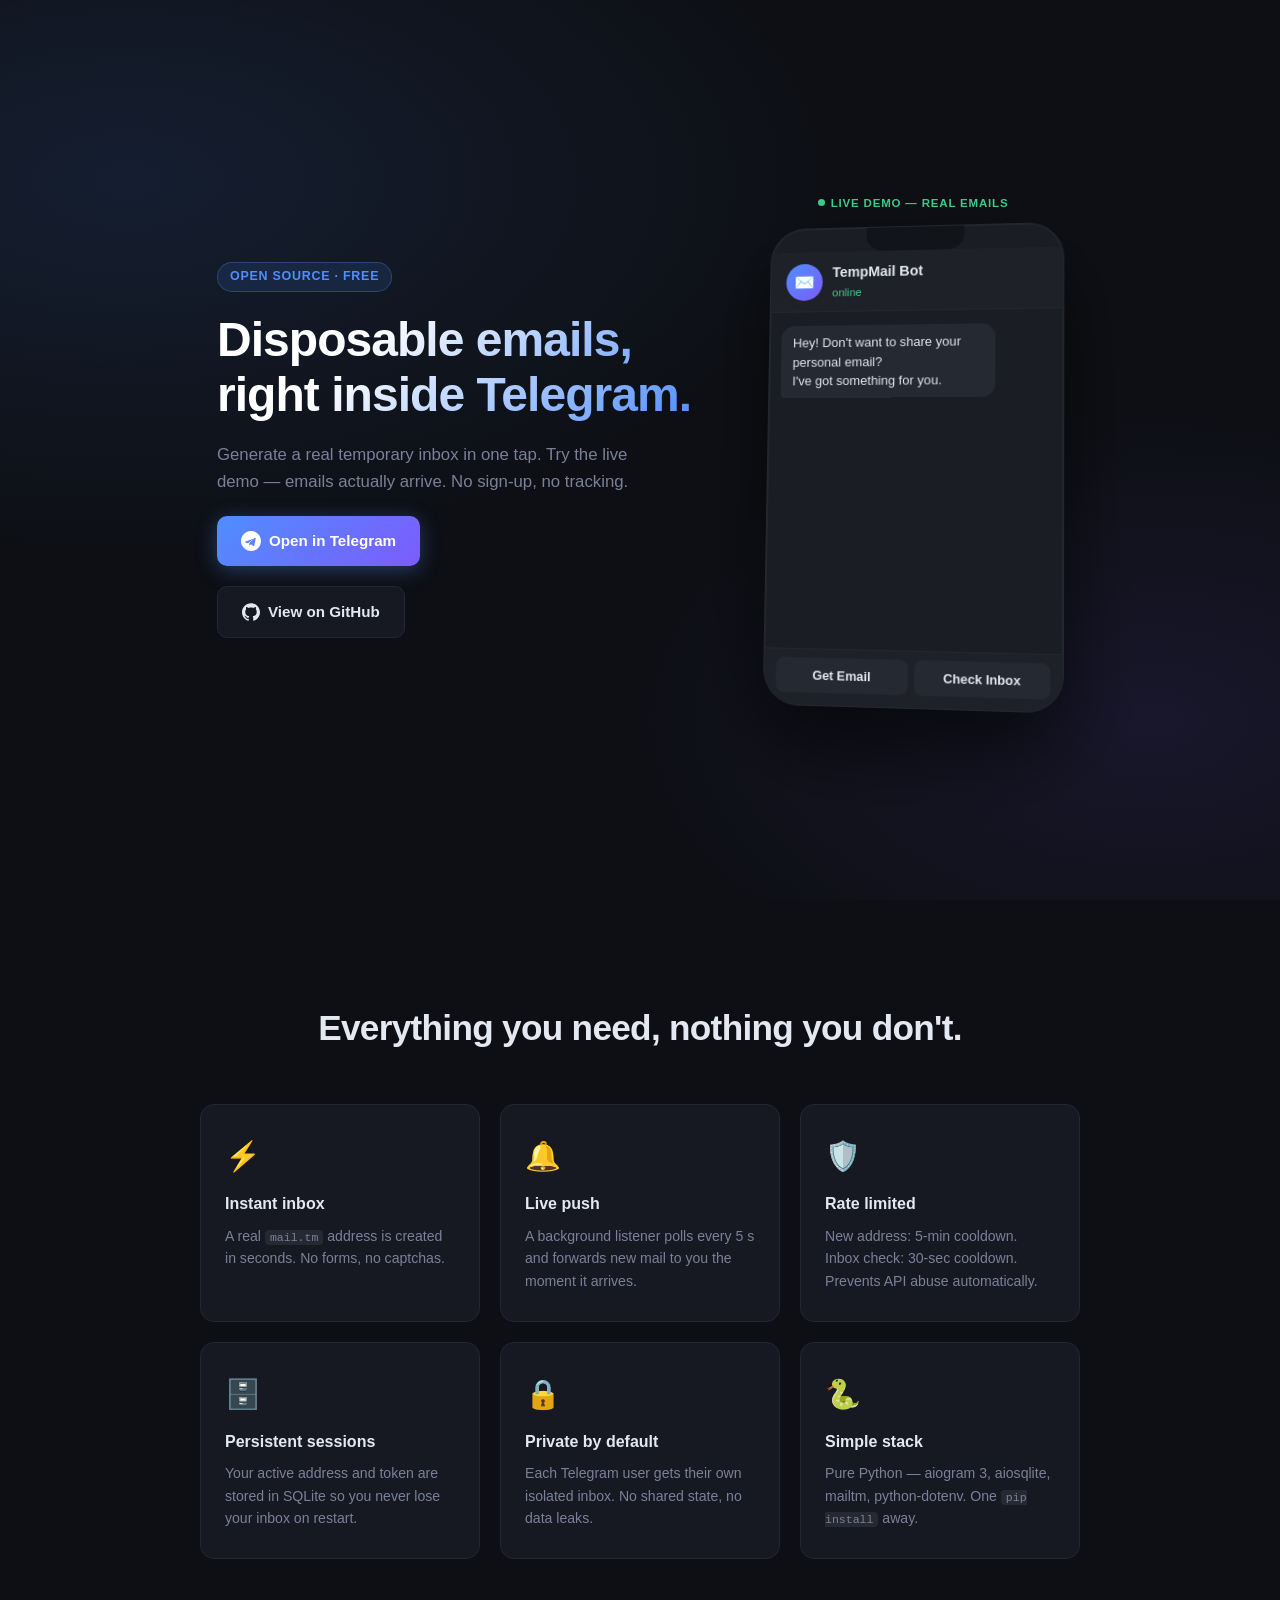
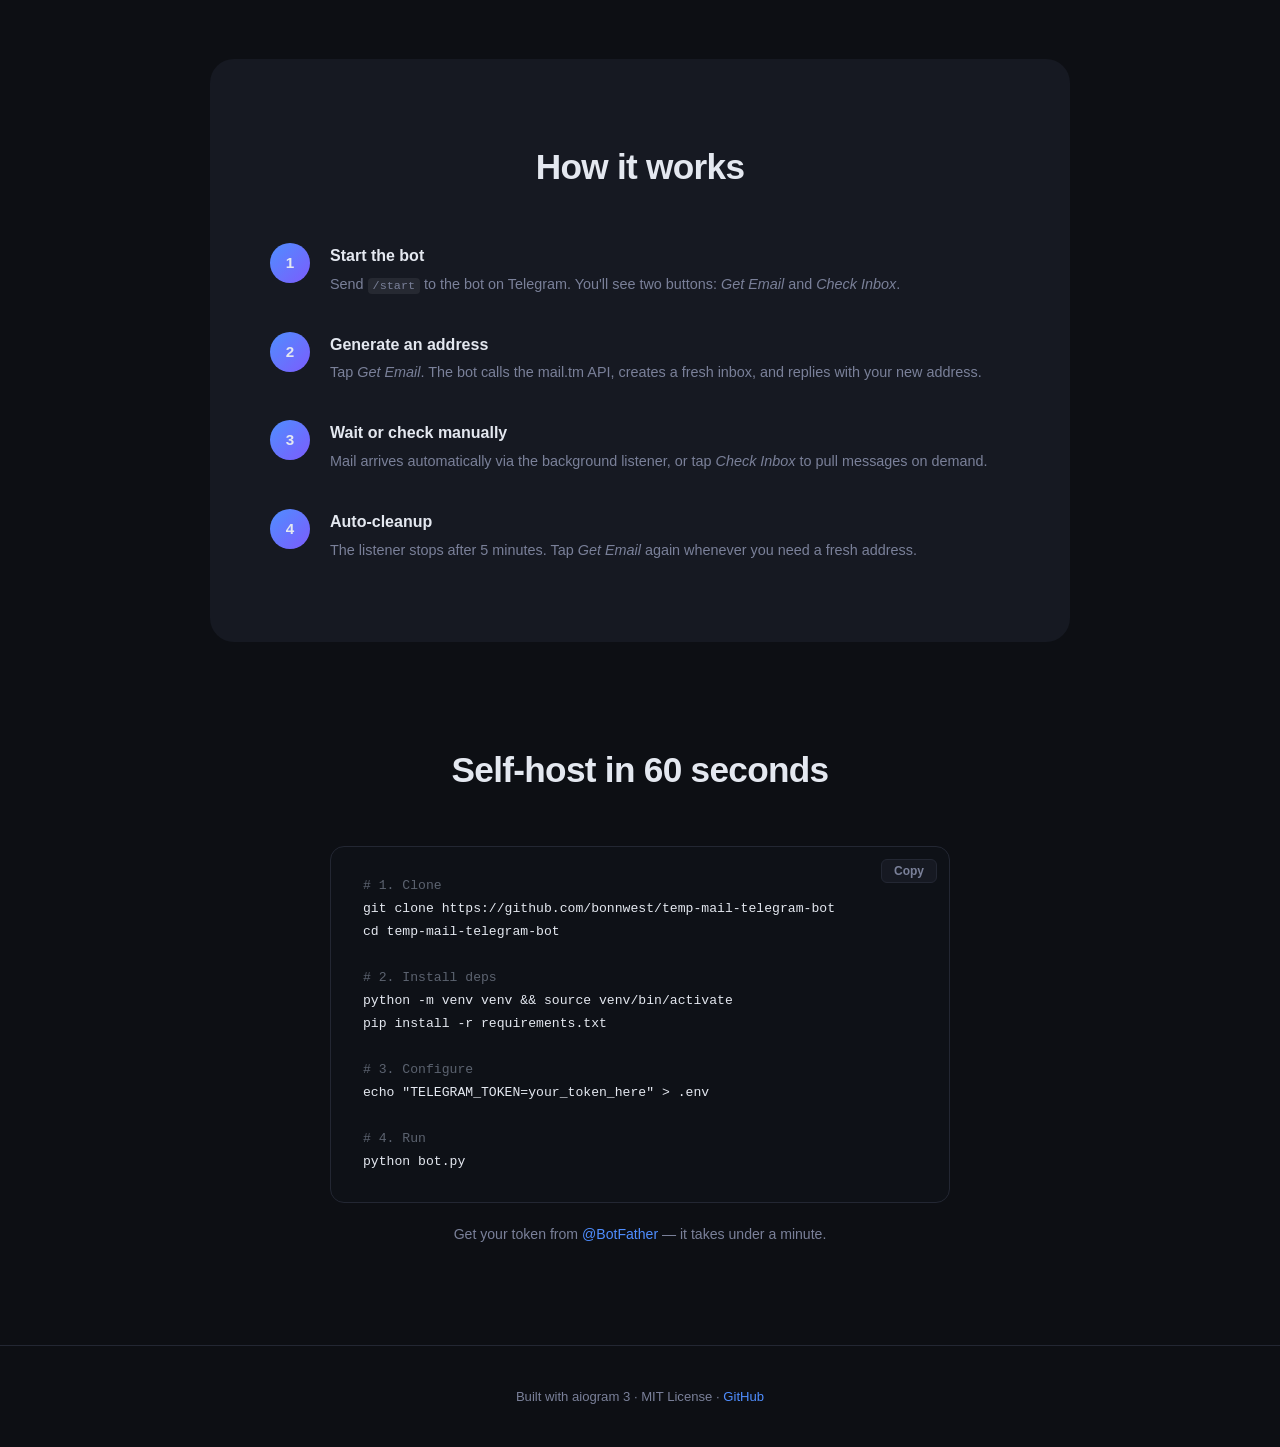
<file: index.html>
<!DOCTYPE html>
<html>
<head>
  <meta charset="utf-8">
  <meta http-equiv="refresh" content="0; url=web/">
  <link rel="canonical" href="web/">
  <script>window.location.replace("web/");</script>
</head>
<body></body>
</html>
</file>
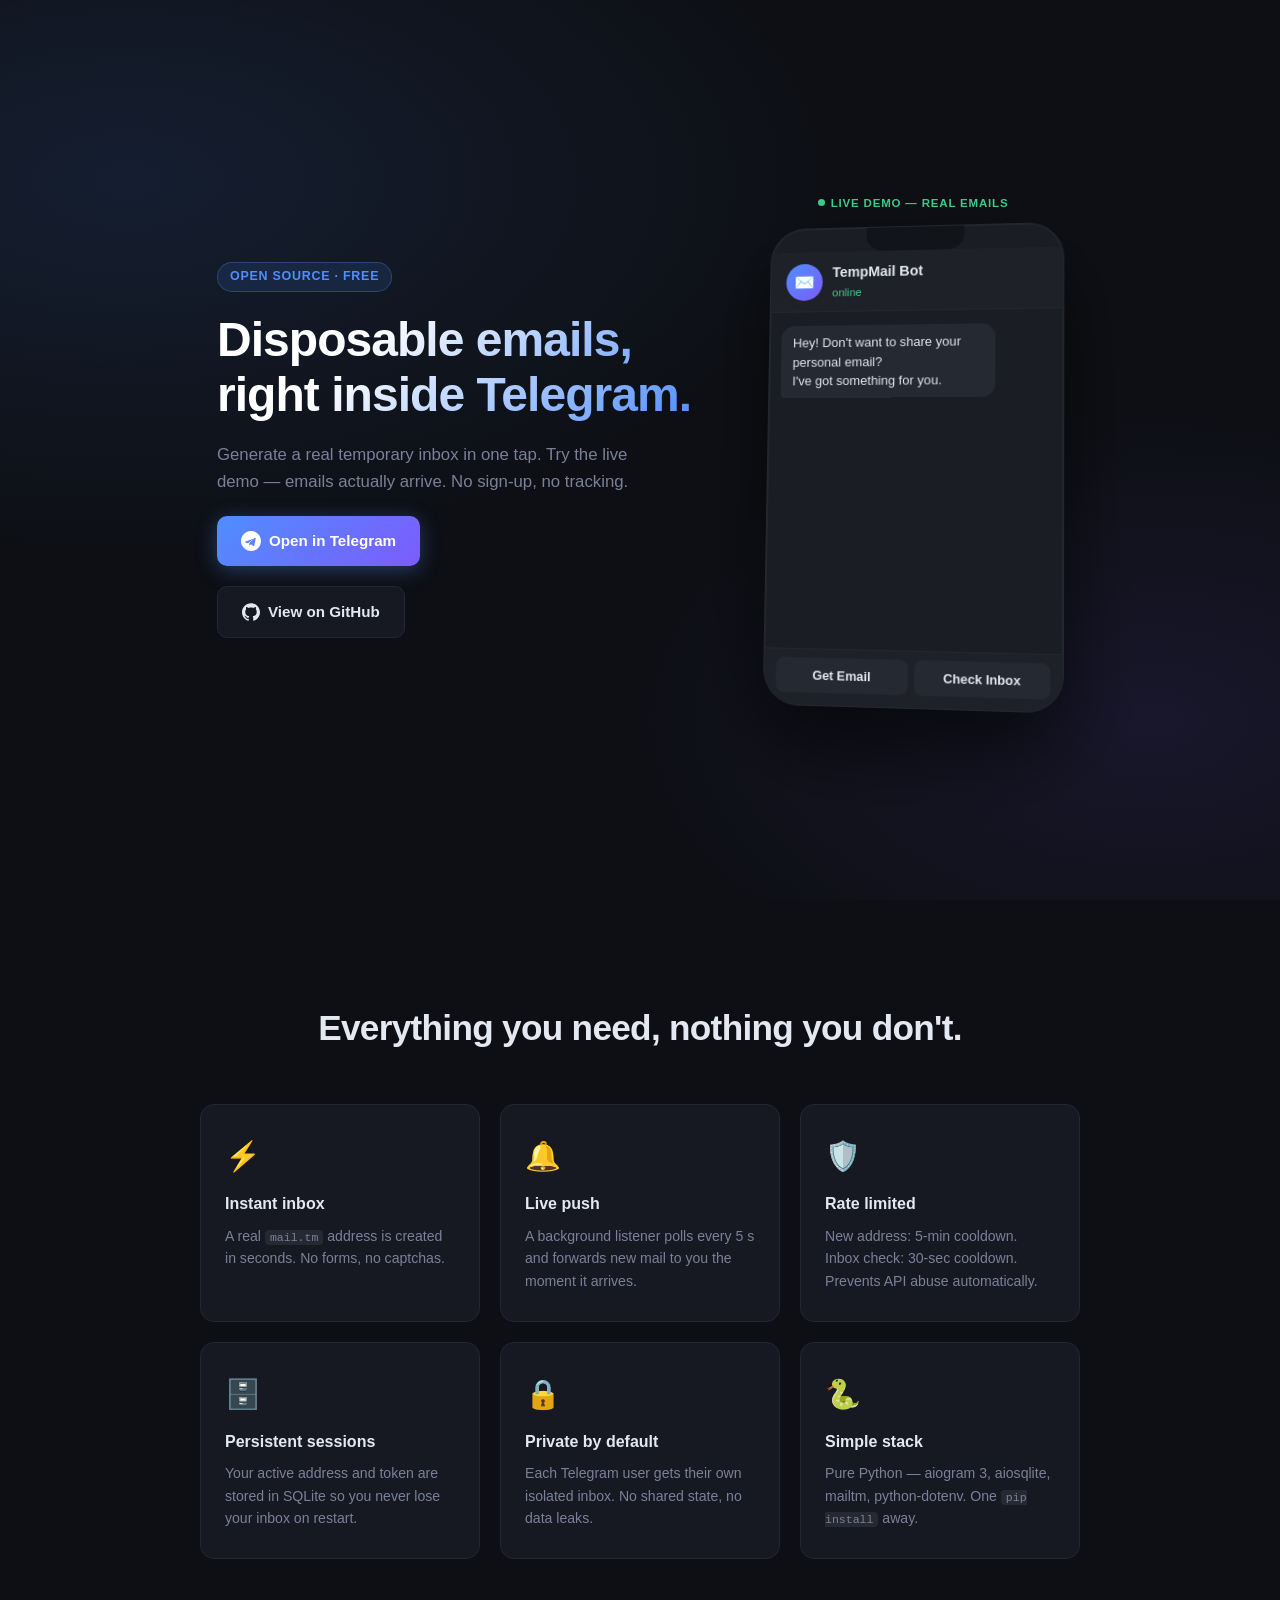
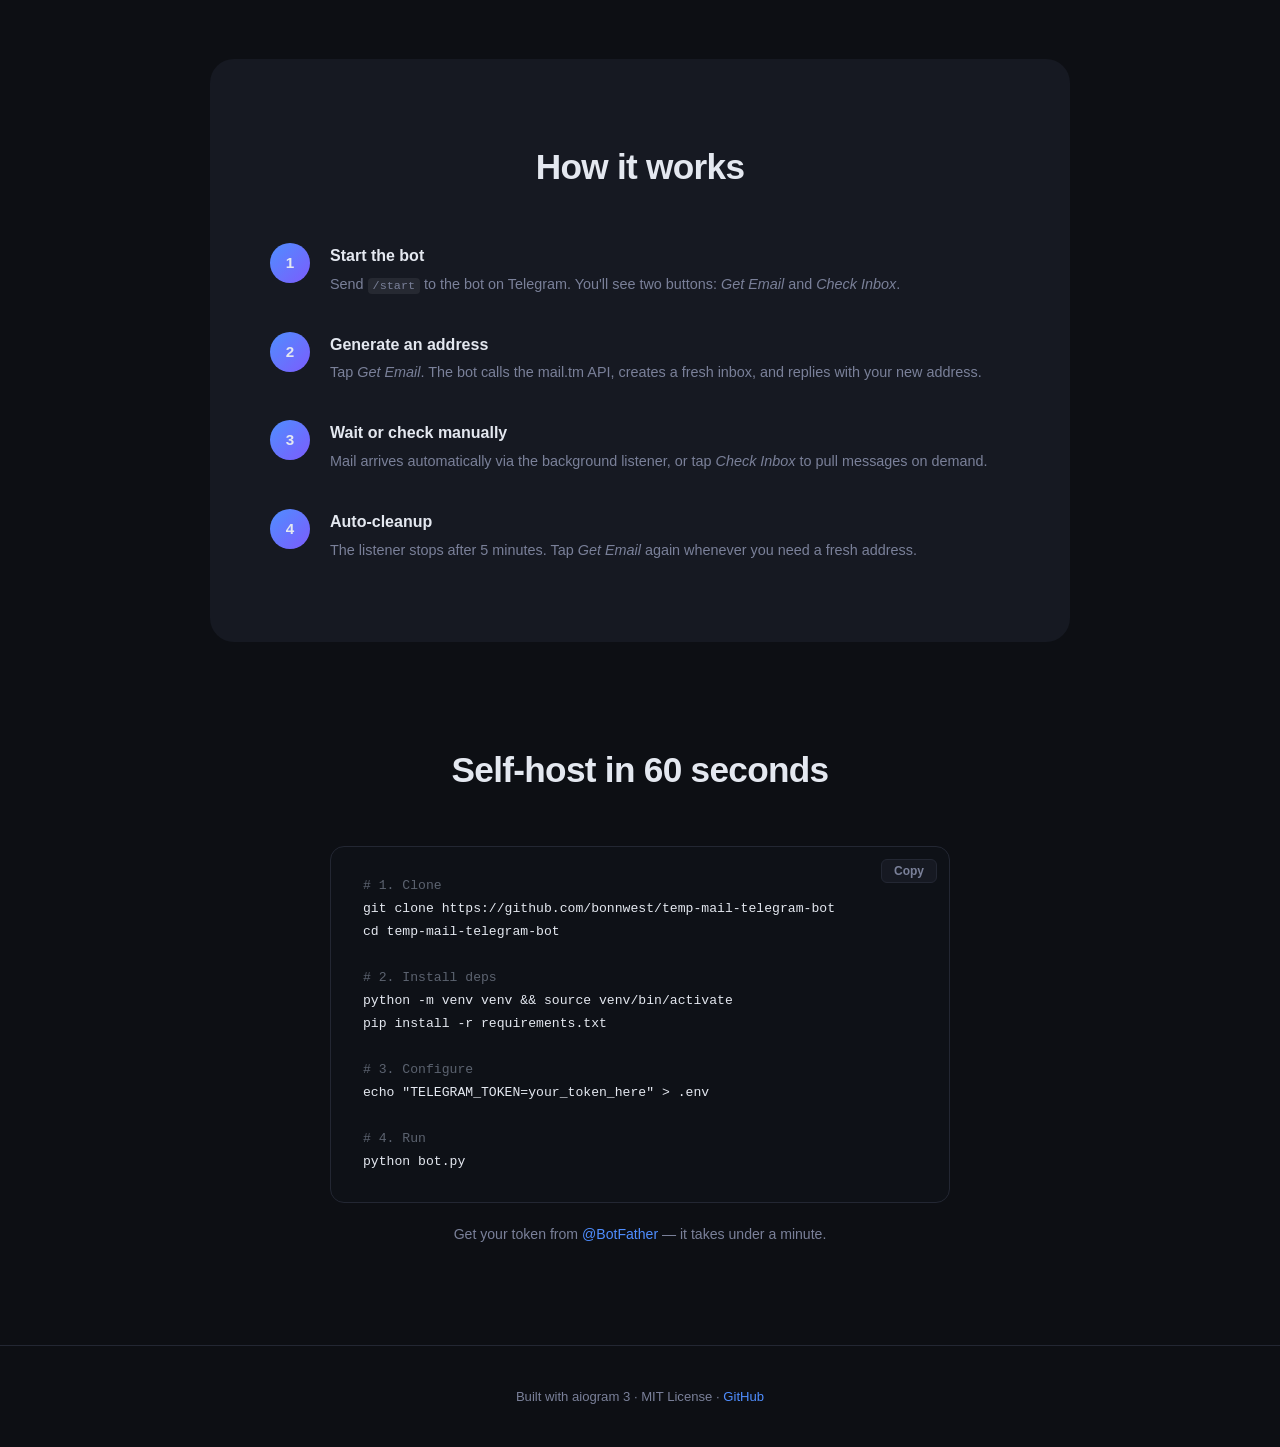
<file: web/index.html>
<!DOCTYPE html>
<html lang="en">
<head>
  <meta charset="UTF-8" />
  <meta name="viewport" content="width=device-width, initial-scale=1.0" />
  <title>TempMail Bot — Disposable Emails on Telegram</title>
  <link rel="stylesheet" href="style.css" />
</head>
<body>

  <!-- HERO -->
  <header class="hero">
    <div class="hero-inner">
      <div class="badge">Open Source · Free</div>
      <h1>Disposable emails,<br/>right inside Telegram.</h1>
      <p class="sub">Generate a real temporary inbox in one tap. Try the live demo — emails actually arrive. No sign-up, no tracking.</p>
      <a class="btn-primary" href="https://t.me/anonybox_bot" target="_blank" rel="noopener">
        <svg width="20" height="20" viewBox="0 0 24 24" fill="currentColor"><path d="M12 0C5.373 0 0 5.373 0 12s5.373 12 12 12 12-5.373 12-12S18.627 0 12 0zm5.894 8.221-1.97 9.28c-.145.658-.537.818-1.084.508l-3-2.21-1.447 1.394c-.16.16-.295.295-.605.295l.213-3.053 5.56-5.023c.242-.213-.054-.333-.373-.12L8.32 14.617l-2.96-.924c-.643-.204-.657-.643.136-.953l11.57-4.461c.537-.194 1.006.131.828.942z"/></svg>
        Open in Telegram
      </a>
      <a class="btn-secondary" href="https://github.com/bonnwest/temp-mail-telegram-bot" target="_blank" rel="noopener">
        <svg width="18" height="18" viewBox="0 0 24 24" fill="currentColor"><path d="M12 .297c-6.63 0-12 5.373-12 12 0 5.303 3.438 9.8 8.205 11.385.6.113.82-.258.82-.577 0-.285-.01-1.04-.015-2.04-3.338.724-4.042-1.61-4.042-1.61C4.422 18.07 3.633 17.7 3.633 17.7c-1.087-.744.084-.729.084-.729 1.205.084 1.838 1.236 1.838 1.236 1.07 1.835 2.809 1.305 3.495.998.108-.776.417-1.305.76-1.605-2.665-.3-5.466-1.332-5.466-5.93 0-1.31.465-2.38 1.235-3.22-.135-.303-.54-1.523.105-3.176 0 0 1.005-.322 3.3 1.23.96-.267 1.98-.399 3-.405 1.02.006 2.04.138 3 .405 2.28-1.552 3.285-1.23 3.285-1.23.645 1.653.24 2.873.12 3.176.765.84 1.23 1.91 1.23 3.22 0 4.61-2.805 5.625-5.475 5.92.42.36.81 1.096.81 2.22 0 1.606-.015 2.896-.015 3.286 0 .315.21.69.825.57C20.565 22.092 24 17.592 24 12.297c0-6.627-5.373-12-12-12"/></svg>
        View on GitHub
      </a>
    </div>

    <!-- PHONE MOCKUP -->
    <div class="phone-wrap">
      <div class="demo-label"><span class="live-dot"></span> Live Demo — real emails</div>
      <div class="phone">
        <div class="phone-notch"></div>
        <div class="chat-header">
          <div class="chat-avatar">✉️</div>
          <div>
            <div class="chat-name">TempMail Bot</div>
            <div class="chat-status" id="chatStatus">online</div>
          </div>
        </div>
        <div class="chat-body" id="chatBody"></div>
        <div class="chat-keyboard">
          <button class="kb-btn" id="kbGet">Get Email</button>
          <button class="kb-btn" id="kbCheck">Check Inbox</button>
        </div>
      </div>
    </div>
  </header>

  <!-- FEATURES -->
  <section class="features">
    <h2>Everything you need, nothing you don't.</h2>
    <div class="feature-grid">
      <div class="feature-card">
        <div class="feat-icon">⚡</div>
        <h3>Instant inbox</h3>
        <p>A real <code>mail.tm</code> address is created in seconds. No forms, no captchas.</p>
      </div>
      <div class="feature-card">
        <div class="feat-icon">🔔</div>
        <h3>Live push</h3>
        <p>A background listener polls every 5 s and forwards new mail to you the moment it arrives.</p>
      </div>
      <div class="feature-card">
        <div class="feat-icon">🛡️</div>
        <h3>Rate limited</h3>
        <p>New address: 5-min cooldown. Inbox check: 30-sec cooldown. Prevents API abuse automatically.</p>
      </div>
      <div class="feature-card">
        <div class="feat-icon">🗄️</div>
        <h3>Persistent sessions</h3>
        <p>Your active address and token are stored in SQLite so you never lose your inbox on restart.</p>
      </div>
      <div class="feature-card">
        <div class="feat-icon">🔒</div>
        <h3>Private by default</h3>
        <p>Each Telegram user gets their own isolated inbox. No shared state, no data leaks.</p>
      </div>
      <div class="feature-card">
        <div class="feat-icon">🐍</div>
        <h3>Simple stack</h3>
        <p>Pure Python — aiogram 3, aiosqlite, mailtm, python-dotenv. One <code>pip install</code> away.</p>
      </div>
    </div>
  </section>

  <!-- HOW IT WORKS -->
  <section class="how">
    <h2>How it works</h2>
    <ol class="steps">
      <li>
        <span class="step-num">1</span>
        <div>
          <strong>Start the bot</strong>
          <p>Send <code>/start</code> to the bot on Telegram. You'll see two buttons: <em>Get Email</em> and <em>Check Inbox</em>.</p>
        </div>
      </li>
      <li>
        <span class="step-num">2</span>
        <div>
          <strong>Generate an address</strong>
          <p>Tap <em>Get Email</em>. The bot calls the mail.tm API, creates a fresh inbox, and replies with your new address.</p>
        </div>
      </li>
      <li>
        <span class="step-num">3</span>
        <div>
          <strong>Wait or check manually</strong>
          <p>Mail arrives automatically via the background listener, or tap <em>Check Inbox</em> to pull messages on demand.</p>
        </div>
      </li>
      <li>
        <span class="step-num">4</span>
        <div>
          <strong>Auto-cleanup</strong>
          <p>The listener stops after 5 minutes. Tap <em>Get Email</em> again whenever you need a fresh address.</p>
        </div>
      </li>
    </ol>
  </section>

  <!-- SELF HOSTING -->
  <section class="selfhost">
    <h2>Self-host in 60 seconds</h2>
    <div class="code-block">
      <pre><code><span class="cm"># 1. Clone</span>
git clone https://github.com/bonnwest/temp-mail-telegram-bot
cd temp-mail-telegram-bot

<span class="cm"># 2. Install deps</span>
python -m venv venv &amp;&amp; source venv/bin/activate
pip install -r requirements.txt

<span class="cm"># 3. Configure</span>
echo "TELEGRAM_TOKEN=your_token_here" &gt; .env

<span class="cm"># 4. Run</span>
python bot.py</code></pre>
      <button class="copy-btn" onclick="copyCode(this)">Copy</button>
    </div>
    <p class="selfhost-note">Get your token from <a href="https://t.me/BotFather" target="_blank" rel="noopener">@BotFather</a> — it takes under a minute.</p>
  </section>

  <!-- FOOTER -->
  <footer>
    <p>Built with aiogram 3 · MIT License · <a href="https://github.com/bonnwest/temp-mail-telegram-bot" target="_blank" rel="noopener">GitHub</a></p>
  </footer>

  <script src="script.js"></script>
</body>
</html>
</file>
<file: web/style.css>
/* ─── reset & base ─── */
*, *::before, *::after { box-sizing: border-box; margin: 0; padding: 0; }

:root {
  --bg:       #0d0f14;
  --surface:  #161922;
  --border:   #232733;
  --accent:   #4f8eff;
  --accent2:  #7c5cfc;
  --text:     #e4e8f0;
  --muted:    #7a8099;
  --green:    #3ecf8e;
  --radius:   14px;
  --phone-w:  300px;
}

html { scroll-behavior: smooth; }

body {
  font-family: -apple-system, BlinkMacSystemFont, "Segoe UI", sans-serif;
  background: var(--bg);
  color: var(--text);
  line-height: 1.6;
  overflow-x: hidden;
}

/* ─── hero ─── */
.hero {
  min-height: 100vh;
  display: flex;
  align-items: center;
  justify-content: center;
  gap: 72px;
  padding: 80px 40px;
  background: radial-gradient(ellipse 80% 60% at 10% 20%, rgba(79,142,255,.12) 0%, transparent 70%),
              radial-gradient(ellipse 60% 50% at 90% 80%, rgba(124,92,252,.10) 0%, transparent 70%);
  flex-wrap: wrap;
}

.hero-inner {
  max-width: 520px;
  display: flex;
  flex-direction: column;
  gap: 20px;
}

.badge {
  display: inline-flex;
  align-items: center;
  gap: 6px;
  background: rgba(79,142,255,.12);
  border: 1px solid rgba(79,142,255,.3);
  color: var(--accent);
  font-size: .78rem;
  font-weight: 600;
  letter-spacing: .06em;
  text-transform: uppercase;
  padding: 4px 12px;
  border-radius: 99px;
  width: fit-content;
}

h1 {
  font-size: clamp(2rem, 5vw, 3rem);
  font-weight: 800;
  line-height: 1.15;
  letter-spacing: -.02em;
  background: linear-gradient(135deg, #fff 30%, var(--accent) 100%);
  -webkit-background-clip: text;
  -webkit-text-fill-color: transparent;
  background-clip: text;
}

.sub {
  font-size: 1.05rem;
  color: var(--muted);
  max-width: 440px;
}

.btn-primary, .btn-secondary {
  display: inline-flex;
  align-items: center;
  gap: 8px;
  padding: 13px 24px;
  border-radius: 10px;
  font-size: .95rem;
  font-weight: 600;
  text-decoration: none;
  transition: transform .15s, box-shadow .15s, opacity .15s;
  width: fit-content;
}

.btn-primary {
  background: linear-gradient(135deg, var(--accent), var(--accent2));
  color: #fff;
  box-shadow: 0 4px 20px rgba(79,142,255,.35);
}
.btn-primary:hover { transform: translateY(-2px); box-shadow: 0 8px 28px rgba(79,142,255,.45); }

.btn-secondary {
  background: var(--surface);
  color: var(--text);
  border: 1px solid var(--border);
}
.btn-secondary:hover { transform: translateY(-2px); opacity: .85; }

/* ─── phone ─── */
.phone-wrap {
  perspective: 1200px;
}

.phone {
  width: var(--phone-w);
  background: #1a1d24;
  border-radius: 36px;
  border: 1.5px solid var(--border);
  overflow: hidden;
  box-shadow: 0 40px 80px rgba(0,0,0,.6), 0 0 0 1px rgba(255,255,255,.04) inset;
  transform: rotateY(-8deg) rotateX(4deg);
  transition: transform .4s ease;
}
.phone:hover { transform: rotateY(0deg) rotateX(0deg); }

.phone-notch {
  width: 100px;
  height: 24px;
  background: #111418;
  border-radius: 0 0 16px 16px;
  margin: 0 auto 0;
}

.chat-header {
  display: flex;
  align-items: center;
  gap: 10px;
  padding: 10px 16px;
  background: #1e2128;
  border-bottom: 1px solid var(--border);
}

.chat-avatar {
  width: 38px;
  height: 38px;
  border-radius: 50%;
  background: linear-gradient(135deg, var(--accent), var(--accent2));
  display: flex;
  align-items: center;
  justify-content: center;
  font-size: 1.1rem;
  flex-shrink: 0;
}

.chat-name { font-weight: 700; font-size: .9rem; }
.chat-status { font-size: .72rem; color: var(--green); }

.chat-body {
  height: 340px;
  overflow-y: auto;
  padding: 14px 12px;
  display: flex;
  flex-direction: column;
  gap: 8px;
  scrollbar-width: none;
}
.chat-body::-webkit-scrollbar { display: none; }

.chat-keyboard {
  display: flex;
  gap: 6px;
  padding: 8px 12px 12px;
  background: #1e2128;
  border-top: 1px solid var(--border);
}

.kb-btn {
  flex: 1;
  padding: 9px 6px;
  border-radius: 8px;
  border: 1px solid var(--border);
  background: #252932;
  color: var(--text);
  font-size: .8rem;
  font-weight: 600;
  cursor: pointer;
  transition: background .15s, border-color .15s;
}
.kb-btn:hover { background: var(--border); border-color: var(--accent); }

/* chat bubbles */
.bubble {
  max-width: 80%;
  padding: 8px 12px;
  border-radius: 14px;
  font-size: .82rem;
  line-height: 1.45;
  animation: pop .25s ease;
}
@keyframes pop {
  from { transform: scale(.85); opacity: 0; }
  to   { transform: scale(1);   opacity: 1; }
}
.bubble.user {
  align-self: flex-end;
  background: linear-gradient(135deg, var(--accent), var(--accent2));
  color: #fff;
  border-bottom-right-radius: 4px;
}
.bubble.bot {
  align-self: flex-start;
  background: #252932;
  color: var(--text);
  border-bottom-left-radius: 4px;
}
.bubble.bot code {
  font-family: "SF Mono", monospace;
  background: rgba(255,255,255,.1);
  padding: 1px 4px;
  border-radius: 4px;
  font-size: .8em;
}
.typing {
  align-self: flex-start;
  background: #252932;
  border-radius: 14px;
  border-bottom-left-radius: 4px;
  padding: 10px 14px;
  display: flex;
  gap: 4px;
  align-items: center;
}
.typing span {
  width: 6px; height: 6px;
  border-radius: 50%;
  background: var(--muted);
  animation: dot 1s infinite;
}
.typing span:nth-child(2) { animation-delay: .2s; }
.typing span:nth-child(3) { animation-delay: .4s; }
@keyframes dot { 0%,80%,100%{opacity:.2} 40%{opacity:1} }

/* ─── sections shared ─── */
section {
  padding: 100px 40px;
  max-width: 960px;
  margin: 0 auto;
}

section h2 {
  font-size: clamp(1.6rem, 3.5vw, 2.2rem);
  font-weight: 800;
  letter-spacing: -.02em;
  margin-bottom: 48px;
  text-align: center;
}

/* ─── features ─── */
.feature-grid {
  display: grid;
  grid-template-columns: repeat(auto-fit, minmax(260px, 1fr));
  gap: 20px;
}

.feature-card {
  background: var(--surface);
  border: 1px solid var(--border);
  border-radius: var(--radius);
  padding: 28px 24px;
  transition: border-color .2s, transform .2s;
}
.feature-card:hover {
  border-color: rgba(79,142,255,.4);
  transform: translateY(-3px);
}

.feat-icon { font-size: 1.8rem; margin-bottom: 12px; }

.feature-card h3 { font-size: 1rem; margin-bottom: 8px; }
.feature-card p  { font-size: .88rem; color: var(--muted); }
.feature-card code {
  font-family: "SF Mono", monospace;
  font-size: .82em;
  background: rgba(255,255,255,.07);
  padding: 1px 5px;
  border-radius: 4px;
}

/* ─── how it works ─── */
.how { background: var(--surface); border-radius: 24px; padding: 80px 60px; max-width: 860px; }

.steps {
  display: flex;
  flex-direction: column;
  gap: 36px;
  list-style: none;
  padding: 0;
  counter-reset: none;
}

.steps li {
  display: flex;
  align-items: flex-start;
  gap: 20px;
}

.step-num {
  width: 40px;
  height: 40px;
  border-radius: 50%;
  background: linear-gradient(135deg, var(--accent), var(--accent2));
  display: flex;
  align-items: center;
  justify-content: center;
  font-weight: 800;
  font-size: .95rem;
  flex-shrink: 0;
}

.steps li div strong { display: block; font-size: 1rem; margin-bottom: 4px; }
.steps li div p      { font-size: .9rem; color: var(--muted); }
.steps li div code   {
  font-family: "SF Mono", monospace;
  font-size: .82em;
  background: rgba(255,255,255,.07);
  padding: 1px 5px;
  border-radius: 4px;
}

/* ─── self host ─── */
.selfhost { text-align: center; }

.code-block {
  position: relative;
  text-align: left;
  background: #0e1117;
  border: 1px solid var(--border);
  border-radius: var(--radius);
  overflow: hidden;
  max-width: 620px;
  margin: 0 auto 20px;
}

.code-block pre {
  padding: 28px 32px;
  overflow-x: auto;
  font-family: "SF Mono", "Fira Code", monospace;
  font-size: .82rem;
  line-height: 1.75;
  color: var(--text);
}

.cm { color: #5c6370; }

.copy-btn {
  position: absolute;
  top: 12px;
  right: 12px;
  background: var(--surface);
  border: 1px solid var(--border);
  color: var(--muted);
  font-size: .75rem;
  font-weight: 600;
  padding: 4px 12px;
  border-radius: 6px;
  cursor: pointer;
  transition: color .15s, border-color .15s;
}
.copy-btn:hover { color: var(--text); border-color: var(--accent); }

.selfhost-note { font-size: .88rem; color: var(--muted); }
.selfhost-note a { color: var(--accent); text-decoration: none; }
.selfhost-note a:hover { text-decoration: underline; }

/* ─── footer ─── */
footer {
  text-align: center;
  padding: 40px;
  font-size: .82rem;
  color: var(--muted);
  border-top: 1px solid var(--border);
}
footer a { color: var(--accent); text-decoration: none; }
footer a:hover { text-decoration: underline; }

/* ─── live demo label ─── */
.demo-label {
  font-size: .72rem;
  font-weight: 700;
  letter-spacing: .07em;
  text-transform: uppercase;
  color: var(--green);
  text-align: center;
  margin-bottom: 10px;
  display: flex;
  align-items: center;
  justify-content: center;
  gap: 6px;
}

.live-dot {
  width: 7px;
  height: 7px;
  border-radius: 50%;
  background: var(--green);
  display: inline-block;
  animation: pulse-dot 2s infinite;
}
@keyframes pulse-dot {
  0%, 100% { opacity: 1; transform: scale(1); }
  50%       { opacity: .5; transform: scale(.7); }
}

/* ─── inline copy button (inside bubble) ─── */
.copy-inline {
  display: inline-block;
  background: rgba(255,255,255,.18);
  border: none;
  color: #fff;
  font-size: .73rem;
  font-weight: 700;
  padding: 3px 10px;
  border-radius: 6px;
  cursor: pointer;
  margin-top: 6px;
  transition: background .15s;
  font-family: inherit;
}
.copy-inline:hover { background: rgba(255,255,255,.3); }

/* bubble bold & code */
.bubble b    { font-weight: 700; }
.bubble code {
  font-family: "SF Mono", monospace;
  background: rgba(255,255,255,.12);
  padding: 2px 5px;
  border-radius: 4px;
  font-size: .8em;
  word-break: break-all;
}

/* ─── responsive ─── */
@media (max-width: 700px) {
  .hero { gap: 48px; padding: 60px 20px; }
  .phone { transform: none; }
  .how { padding: 60px 28px; }
  section { padding: 80px 20px; }
}
</file>
